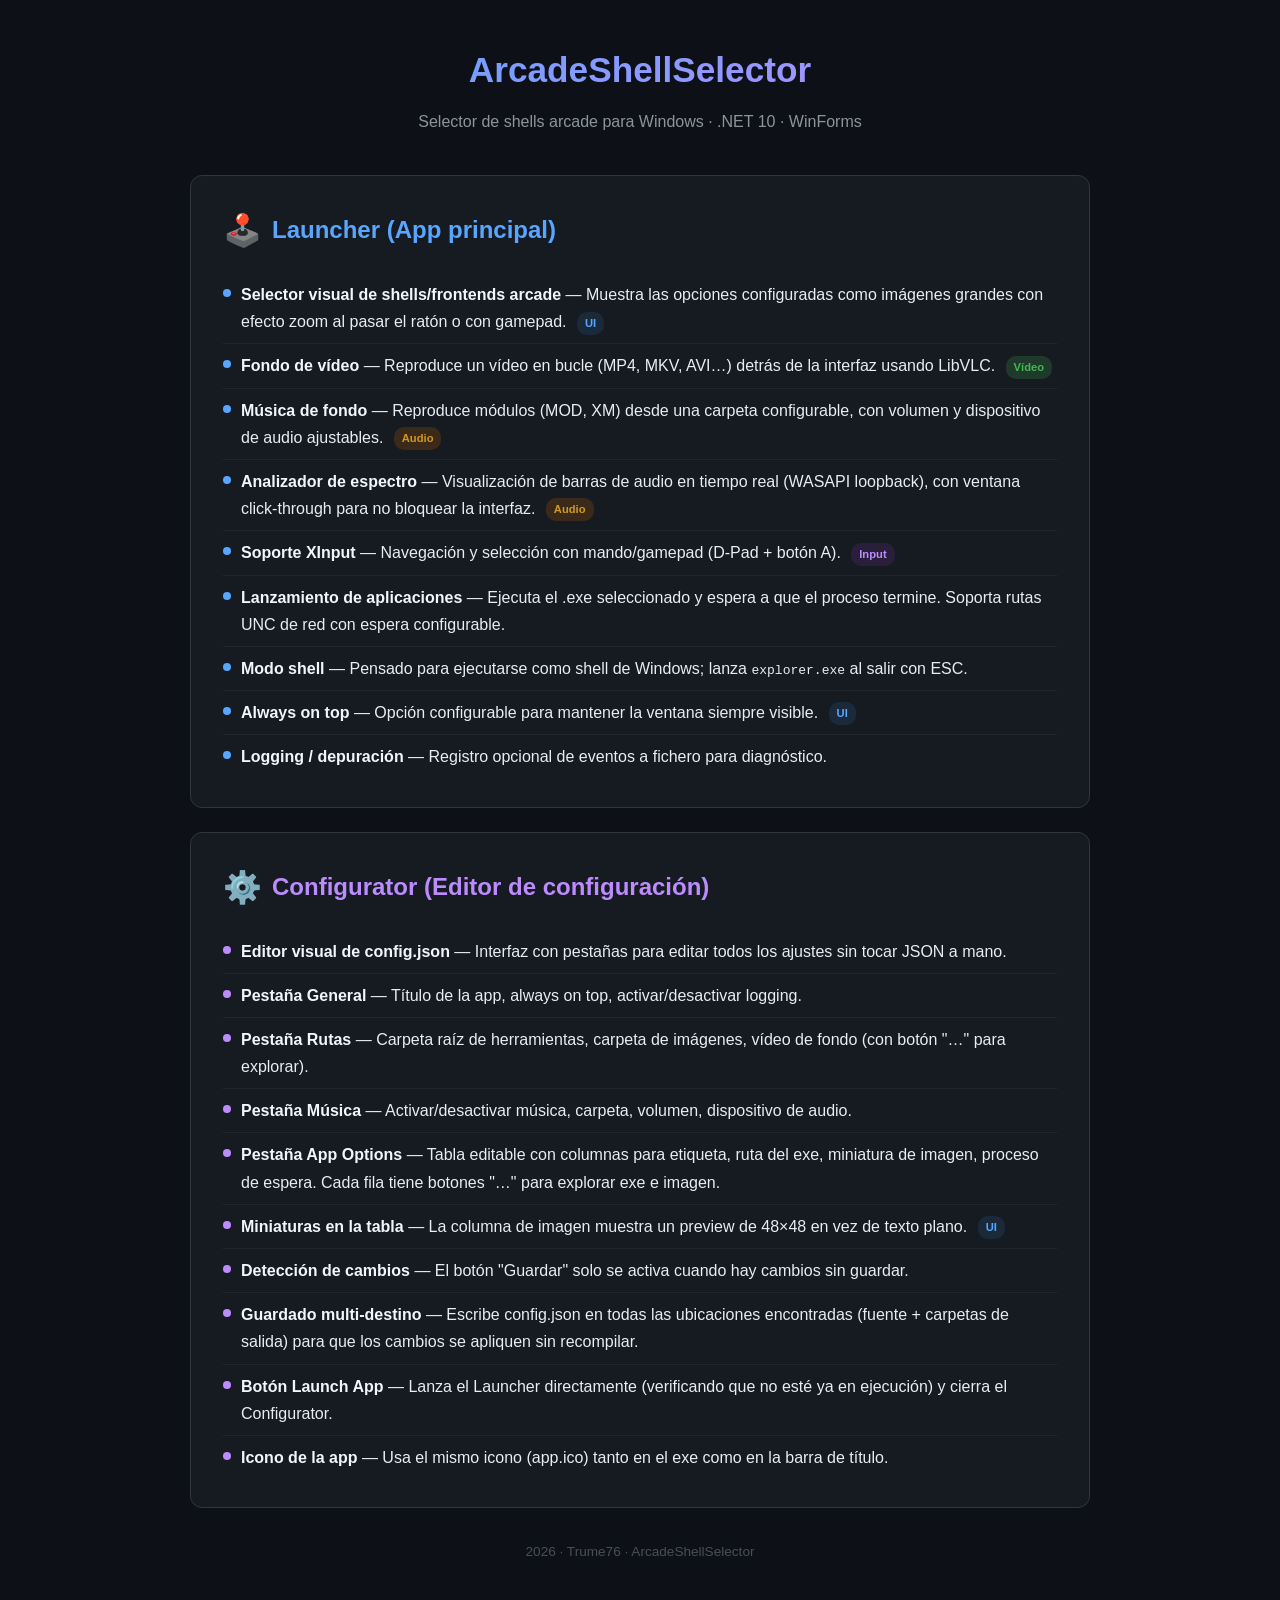
<file: features.html>
<!DOCTYPE html>
<html lang="es">
<head>
  <meta charset="UTF-8">
  <meta name="viewport" content="width=device-width, initial-scale=1.0">
  <title>ArcadeShellSelector — Funcionalidades</title>
  <style>
    * { margin: 0; padding: 0; box-sizing: border-box; }
    body {
      font-family: 'Segoe UI', Tahoma, Geneva, Verdana, sans-serif;
      background: #0d1117;
      color: #e6edf3;
      line-height: 1.7;
      padding: 40px 20px;
    }
    .container { max-width: 900px; margin: 0 auto; }
    h1 {
      text-align: center;
      font-size: 2.2em;
      margin-bottom: 8px;
      background: linear-gradient(135deg, #58a6ff, #bc8cff);
      -webkit-background-clip: text;
      -webkit-text-fill-color: transparent;
    }
    .subtitle {
      text-align: center;
      color: #8b949e;
      font-size: 1em;
      margin-bottom: 40px;
    }
    .section {
      background: #161b22;
      border: 1px solid #30363d;
      border-radius: 12px;
      padding: 28px 32px;
      margin-bottom: 24px;
    }
    .section h2 {
      font-size: 1.5em;
      margin-bottom: 16px;
      display: flex;
      align-items: center;
      gap: 10px;
    }
    .section h2 .icon {
      font-size: 1.3em;
    }
    .launcher h2 { color: #58a6ff; }
    .configurator h2 { color: #bc8cff; }
    ul { list-style: none; padding: 0; }
    ul li {
      padding: 8px 0;
      border-bottom: 1px solid #21262d;
      display: flex;
      align-items: flex-start;
      gap: 10px;
    }
    ul li:last-child { border-bottom: none; }
    ul li .bullet {
      flex-shrink: 0;
      width: 8px;
      height: 8px;
      border-radius: 50%;
      margin-top: 8px;
    }
    .launcher .bullet { background: #58a6ff; }
    .configurator .bullet { background: #bc8cff; }
    strong { color: #f0f6fc; }
    .tag {
      display: inline-block;
      font-size: 0.7em;
      padding: 2px 8px;
      border-radius: 10px;
      font-weight: 600;
      vertical-align: middle;
      margin-left: 6px;
    }
    .tag-video { background: #1f3a2a; color: #3fb950; }
    .tag-audio { background: #3b2a1a; color: #d29922; }
    .tag-input { background: #2a1f3a; color: #bc8cff; }
    .tag-ui { background: #1a2a3b; color: #58a6ff; }
    .footer {
      text-align: center;
      color: #484f58;
      font-size: 0.85em;
      margin-top: 32px;
    }
  </style>
</head>
<body>
  <div class="container">
    <h1>ArcadeShellSelector</h1>
    <p class="subtitle">Selector de shells arcade para Windows &middot; .NET 10 &middot; WinForms</p>

    <!-- LAUNCHER -->
    <div class="section launcher">
      <h2><span class="icon">🕹️</span> Launcher (App principal)</h2>
      <ul>
        <li>
          <span class="bullet"></span>
          <span><strong>Selector visual de shells/frontends arcade</strong> — Muestra las opciones configuradas como imágenes grandes con efecto zoom al pasar el ratón o con gamepad. <span class="tag tag-ui">UI</span></span>
        </li>
        <li>
          <span class="bullet"></span>
          <span><strong>Fondo de vídeo</strong> — Reproduce un vídeo en bucle (MP4, MKV, AVI…) detrás de la interfaz usando LibVLC. <span class="tag tag-video">Vídeo</span></span>
        </li>
        <li>
          <span class="bullet"></span>
          <span><strong>Música de fondo</strong> — Reproduce módulos (MOD, XM) desde una carpeta configurable, con volumen y dispositivo de audio ajustables. <span class="tag tag-audio">Audio</span></span>
        </li>
        <li>
          <span class="bullet"></span>
          <span><strong>Analizador de espectro</strong> — Visualización de barras de audio en tiempo real (WASAPI loopback), con ventana click-through para no bloquear la interfaz. <span class="tag tag-audio">Audio</span></span>
        </li>
        <li>
          <span class="bullet"></span>
          <span><strong>Soporte XInput</strong> — Navegación y selección con mando/gamepad (D-Pad + botón A). <span class="tag tag-input">Input</span></span>
        </li>
        <li>
          <span class="bullet"></span>
          <span><strong>Lanzamiento de aplicaciones</strong> — Ejecuta el .exe seleccionado y espera a que el proceso termine. Soporta rutas UNC de red con espera configurable.</span>
        </li>
        <li>
          <span class="bullet"></span>
          <span><strong>Modo shell</strong> — Pensado para ejecutarse como shell de Windows; lanza <code>explorer.exe</code> al salir con ESC.</span>
        </li>
        <li>
          <span class="bullet"></span>
          <span><strong>Always on top</strong> — Opción configurable para mantener la ventana siempre visible. <span class="tag tag-ui">UI</span></span>
        </li>
        <li>
          <span class="bullet"></span>
          <span><strong>Logging / depuración</strong> — Registro opcional de eventos a fichero para diagnóstico.</span>
        </li>
      </ul>
    </div>

    <!-- CONFIGURATOR -->
    <div class="section configurator">
      <h2><span class="icon">⚙️</span> Configurator (Editor de configuración)</h2>
      <ul>
        <li>
          <span class="bullet"></span>
          <span><strong>Editor visual de config.json</strong> — Interfaz con pestañas para editar todos los ajustes sin tocar JSON a mano.</span>
        </li>
        <li>
          <span class="bullet"></span>
          <span><strong>Pestaña General</strong> — Título de la app, always on top, activar/desactivar logging.</span>
        </li>
        <li>
          <span class="bullet"></span>
          <span><strong>Pestaña Rutas</strong> — Carpeta raíz de herramientas, carpeta de imágenes, vídeo de fondo (con botón "…" para explorar).</span>
        </li>
        <li>
          <span class="bullet"></span>
          <span><strong>Pestaña Música</strong> — Activar/desactivar música, carpeta, volumen, dispositivo de audio.</span>
        </li>
        <li>
          <span class="bullet"></span>
          <span><strong>Pestaña App Options</strong> — Tabla editable con columnas para etiqueta, ruta del exe, miniatura de imagen, proceso de espera. Cada fila tiene botones "…" para explorar exe e imagen.</span>
        </li>
        <li>
          <span class="bullet"></span>
          <span><strong>Miniaturas en la tabla</strong> — La columna de imagen muestra un preview de 48×48 en vez de texto plano. <span class="tag tag-ui">UI</span></span>
        </li>
        <li>
          <span class="bullet"></span>
          <span><strong>Detección de cambios</strong> — El botón "Guardar" solo se activa cuando hay cambios sin guardar.</span>
        </li>
        <li>
          <span class="bullet"></span>
          <span><strong>Guardado multi-destino</strong> — Escribe config.json en todas las ubicaciones encontradas (fuente + carpetas de salida) para que los cambios se apliquen sin recompilar.</span>
        </li>
        <li>
          <span class="bullet"></span>
          <span><strong>Botón Launch App</strong> — Lanza el Launcher directamente (verificando que no esté ya en ejecución) y cierra el Configurator.</span>
        </li>
        <li>
          <span class="bullet"></span>
          <span><strong>Icono de la app</strong> — Usa el mismo icono (app.ico) tanto en el exe como en la barra de título.</span>
        </li>
      </ul>
    </div>

    <p class="footer">2026 &middot; Trume76 &middot; ArcadeShellSelector</p>
  </div>
</body>
</html>
</file>
